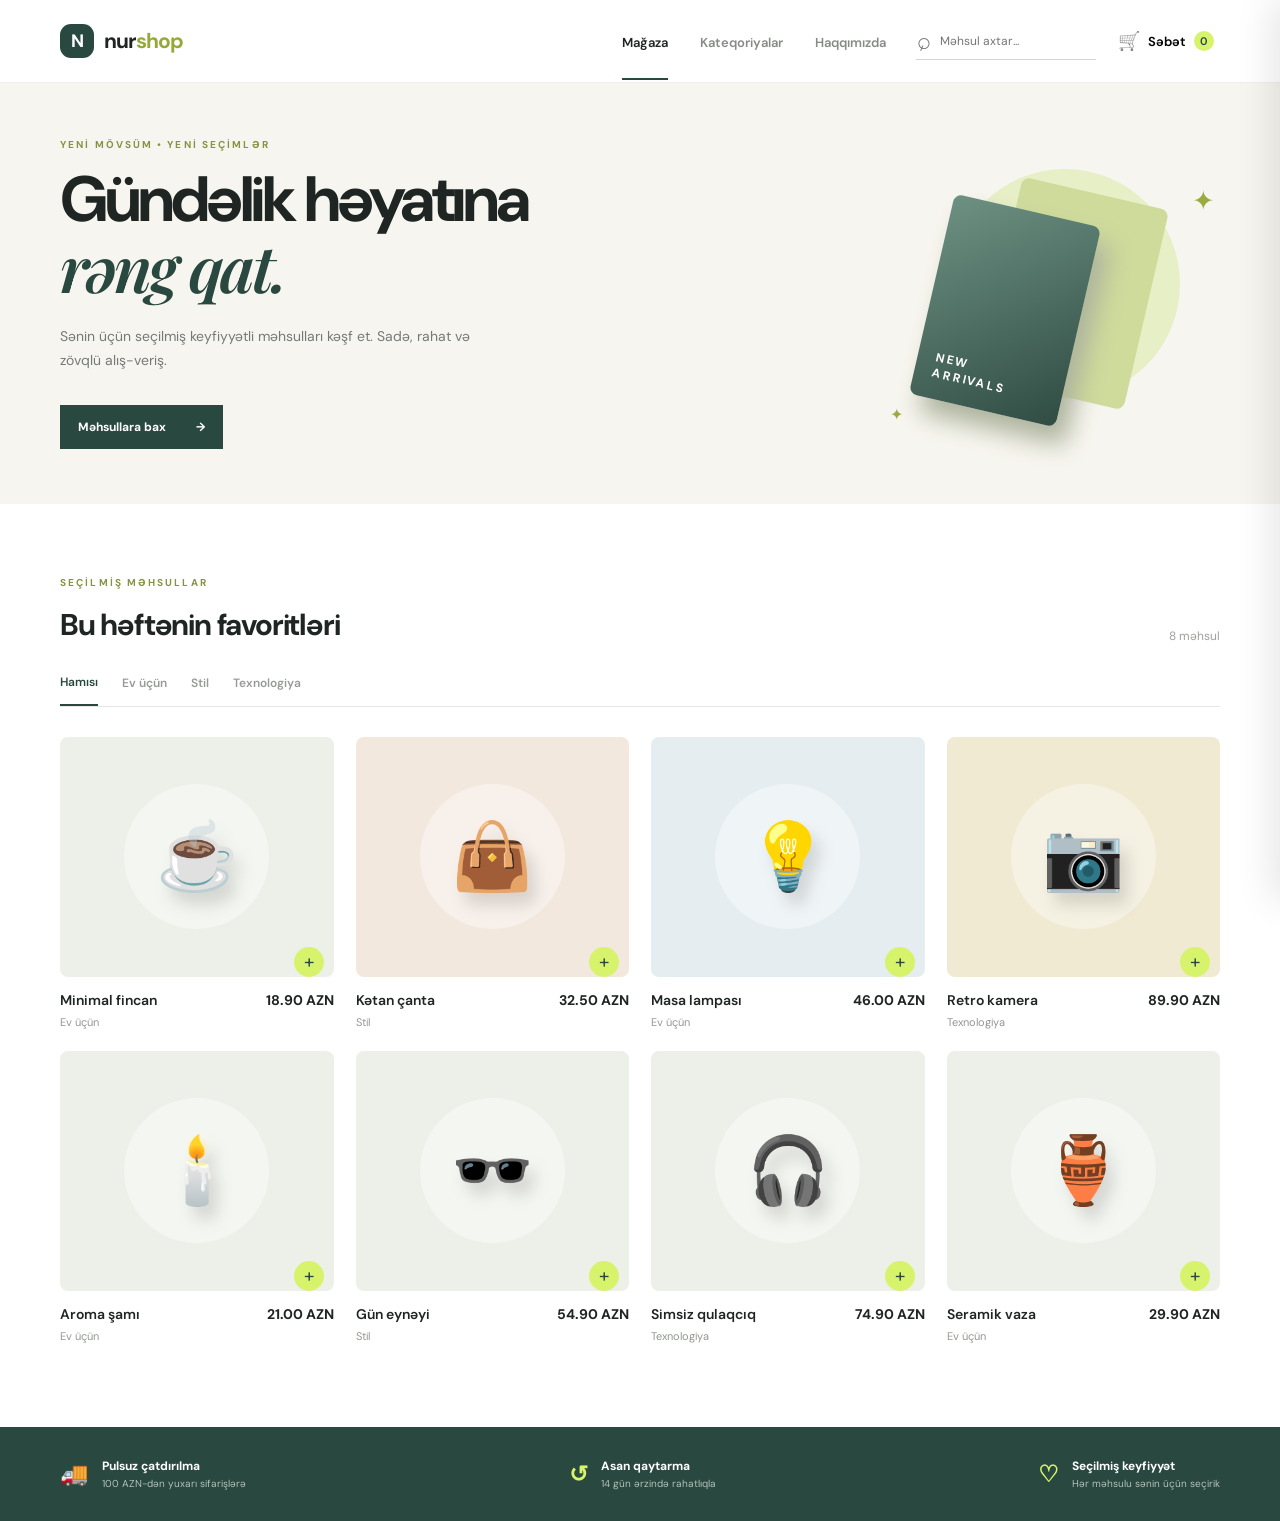
<file: Basket/index.html>
<!DOCTYPE html>
<html lang="az">

<head>
    <meta charset="UTF-8">
    <meta name="viewport" content="width=device-width, initial-scale=1.0">
    <meta name="description" content="Nova Shop - gündəlik ehtiyaclarınız üçün seçilmiş məhsullar">
    <title>Nova Shop | Onlayn mağaza</title>
    <link rel="stylesheet" href="./assets/css/style.css">
</head>

<body>
    <header class="site-header">
        <div class="container navbar">
            <a class="brand" href="#" aria-label="Nova Shop ana səhifə">
                <span class="brand-mark">N</span>
                <span>nur<span class="brand-accent">shop</span></span>
            </a>
            <nav class="main-nav" aria-label="Əsas menyu">
                <a class="active" href="#products">Mağaza</a>
                <a href="#categories">Kateqoriyalar</a>
                <a href="#about">Haqqımızda</a>
            </nav>
            <div class="nav-actions">
                <label class="search-box" aria-label="Məhsul axtar">
                    <span aria-hidden="true">⌕</span>
                    <input id="searchInput" type="search" placeholder="Məhsul axtar..." autocomplete="off">
                </label>
                <button class="cart-button" id="cartButton" type="button" aria-label="Səbəti aç">
                    <span class="cart-icon" aria-hidden="true">🛒</span>
                    <span class="cart-label">Səbət</span>
                    <span class="cart-count" id="cartCount">0</span>
                </button>
                <button class="menu-button" id="menuButton" type="button" aria-label="Menyunu aç">☰</button>
            </div>
        </div>
    </header>

    <main>
        <section class="hero">
            <div class="container hero-content">
                <div class="hero-copy">
                    <p class="eyebrow">YENİ MÖVSÜM • YENİ SEÇİMLƏR</p>
                    <h1>Gündəlik həyatına<br><em>rəng qat.</em></h1>
                    <p class="hero-text">Sənin üçün seçilmiş keyfiyyətli məhsulları kəşf et. Sadə, rahat və zövqlü
                        alış-veriş.</p>
                    <a class="primary-button" href="#products">Məhsullara bax <span>→</span></a>
                </div>
                <div class="hero-art" aria-hidden="true">
                    <div class="sun"></div>
                    <div class="art-card art-card-back"></div>
                    <div class="art-card art-card-front"><span>NEW<br>ARRIVALS</span></div>
                    <div class="sparkle sparkle-one">✦</div>
                    <div class="sparkle sparkle-two">✦</div>
                </div>
            </div>
        </section>

        <section class="shop-section container" id="products">
            <div class="section-heading">
                <div>
                    <p class="eyebrow">SEÇİLMİŞ MƏHSULLAR</p>
                    <h2>Bu həftənin favoritləri</h2>
                </div>
                <span class="product-total" id="productTotal">8 məhsul</span>
            </div>
            <div class="category-list" id="categories" role="group" aria-label="Məhsul kateqoriyaları">
                <button class="category active" data-category="all">Hamısı</button>
                <button class="category" data-category="home">Ev üçün</button>
                <button class="category" data-category="style">Stil</button>
                <button class="category" data-category="tech">Texnologiya</button>
            </div>
            <div class="product-grid" id="productGrid"></div>
            <p class="empty-state" id="emptyState" hidden>Axtarışınıza uyğun məhsul tapılmadı.</p>
        </section>

        <section class="about-strip" id="about">
            <div class="container benefits">
                <div><strong>🚚</strong><span><b>Pulsuz çatdırılma</b><small>100 AZN-dən yuxarı
                            sifarişlərə</small></span></div>
                <div><strong>↺</strong><span><b>Asan qaytarma</b><small>14 gün ərzində rahatlıqla</small></span></div>
                <div><strong>♡</strong><span><b>Seçilmiş keyfiyyət</b><small>Hər məhsulu sənin üçün
                            seçirik</small></span></div>
            </div>
        </section>
    </main>

    <div class="overlay" id="overlay" hidden></div>
    <aside class="cart-drawer" id="cartDrawer" aria-label="Səbət" aria-hidden="true">
        <div class="drawer-header">
            <div>
                <p class="eyebrow">SİFARİŞİN</p>
                <h2>Səbətim <span id="drawerCount">(0)</span></h2>
            </div>
            <button class="close-button" id="closeCart" type="button" aria-label="Səbəti bağla">×</button>
        </div>
        <div class="cart-items" id="cartItems"></div>
        <div class="cart-empty" id="cartEmpty"><span>🛍</span>
            <p>Səbətiniz hələ boşdur</p><small>Bəyəndiyiniz məhsulları səbətə əlavə edin.</small>
        </div>
        <div class="cart-footer">
            <div class="subtotal"><span>Cəmi</span><strong id="cartTotal">0.00 AZN</strong></div>
            <button class="checkout-button" type="button" id="checkoutButton">Sifarişi rəsmiləşdir
                <span>→</span></button>
        </div>
    </aside>

    <script src="./assets/js/script.js"></script>
</body>

</html>
</file>
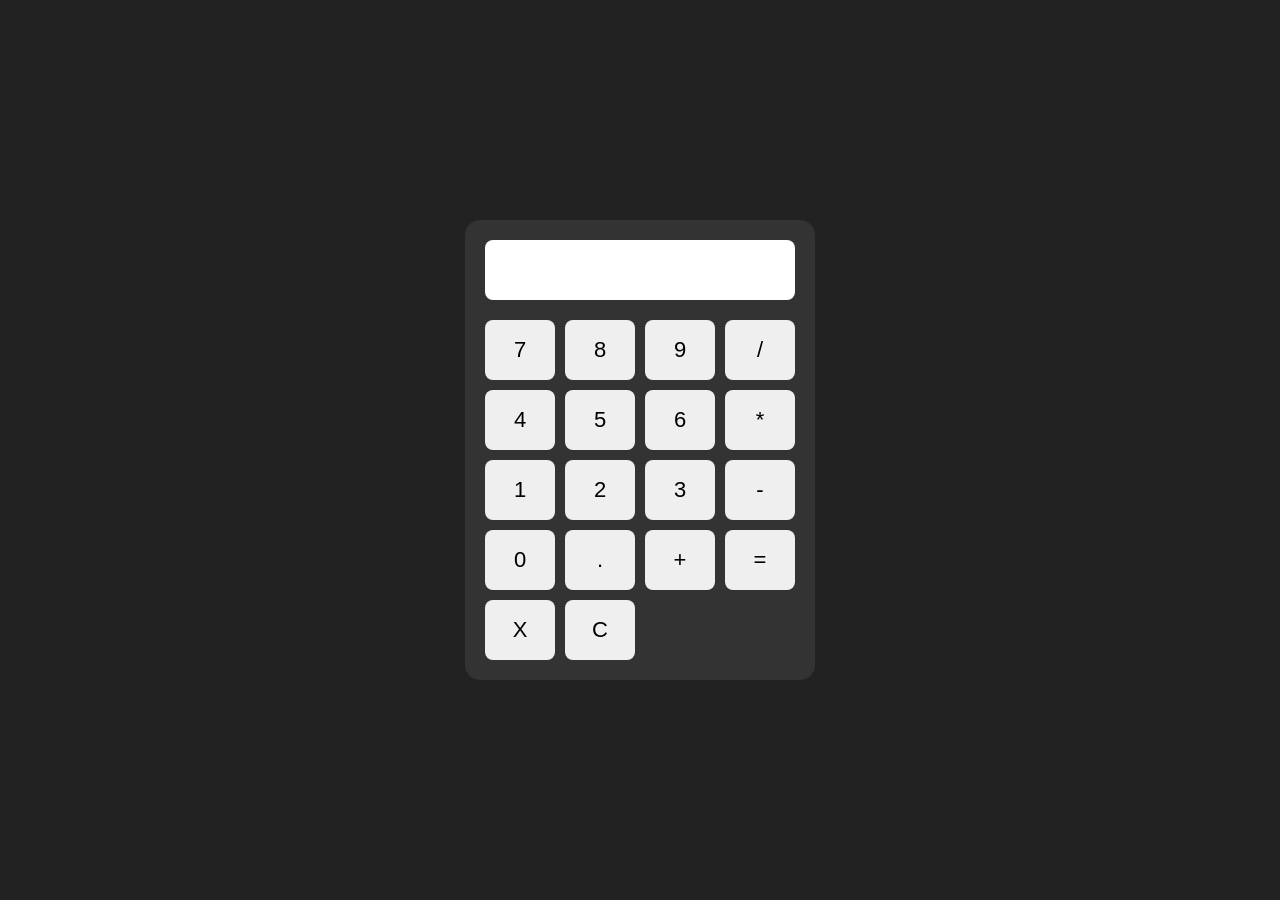
<file: Calculator/index.html>
<!DOCTYPE html>
<html lang="en">

<head>
    <meta charset="UTF-8">
    <meta name="viewport" content="width=device-width, initial-scale=1.0">
    <title>Calculator</title>
    <link rel="stylesheet" href="./assets/css/style.css">
</head>

<body>

    <div class="calculator">

        <input type="text" id="display" readonly>

        <div class="buttons">

            <button onclick="appendToDisplay('7')">7</button>
            <button onclick="appendToDisplay('8')">8</button>
            <button onclick="appendToDisplay('9')">9</button>
            <button onclick="appendToDisplay('/')">/</button>

            <button onclick="appendToDisplay('4')">4</button>
            <button onclick="appendToDisplay('5')">5</button>
            <button onclick="appendToDisplay('6')">6</button>
            <button onclick="appendToDisplay('*')">*</button>

            <button onclick="appendToDisplay('1')">1</button>
            <button onclick="appendToDisplay('2')">2</button>
            <button onclick="appendToDisplay('3')">3</button>
            <button onclick="appendToDisplay('-')">-</button>

            <button onclick="appendToDisplay('0')">0</button>
            <button onclick="appendToDisplay('.')">.</button>
            <button onclick="appendToDisplay('+')">+</button>
            <button onclick="calculate()">=</button>
            <button onclick="deleteLast()">X</button>
            <button onclick="clearDisplay()">C</button>

        </div>

    </div>


    <script src="./assets/js/script.js"></script>

</body>

</html>
</file>
<file: Basket/assets/css/style.css>
@import url('https://fonts.googleapis.com/css2?family=DM+Sans:wght@400;500;600;700&family=Playfair+Display:ital,wght@0,600;0,700;1,600;1,700&display=swap');

:root {
    --ink: #1f2523;
    --muted: #747b77;
    --cream: #f7f5ef;
    --green: #29483f;
    --lime: #d7f36b;
    --line: #e7e5de;
}

* {
    box-sizing: border-box;
}

html {
    scroll-behavior: smooth;
}

body {
    margin: 0;
    color: var(--ink);
    background: #fff;
    font-family: 'DM Sans', sans-serif;
}

button,
input {
    font: inherit;
}

button,
a {
    -webkit-tap-highlight-color: transparent;
}

a {
    color: inherit;
    text-decoration: none;
}

.container {
    width: min(1160px, calc(100% - 48px));
    margin: auto;
}

.site-header {
    background: #fff;
    border-bottom: 1px solid #f0efeb;
    position: sticky;
    top: 0;
    z-index: 10;
}

.navbar {
    height: 82px;
    display: flex;
    align-items: center;
    justify-content: space-between;
    gap: 30px;
}

.brand {
    display: flex;
    align-items: center;
    gap: 10px;
    font-size: 21px;
    font-weight: 700;
    letter-spacing: -.8px;
}

.brand-mark {
    display: grid;
    place-items: center;
    width: 34px;
    height: 34px;
    color: #fff;
    background: var(--green);
    border-radius: 11px;
    font-size: 18px;
}

.brand-accent {
    color: #93aa39;
}

.main-nav {
    display: flex;
    gap: 32px;
    margin-left: auto;
    color: #878b86;
    font-size: 13px;
    font-weight: 600;
}

.main-nav a {
    padding: 31px 0 27px;
    border-bottom: 2px solid transparent;
}

.main-nav a:hover,
.main-nav a.active {
    color: var(--ink);
    border-color: var(--green);
}

.nav-actions {
    display: flex;
    align-items: center;
    gap: 16px;
}

.search-box {
    width: 180px;
    display: flex;
    align-items: center;
    gap: 8px;
    padding: 9px 0;
    border-bottom: 1px solid #d4d7d1;
    color: #777;
}

.search-box span {
    font-size: 24px;
    line-height: 15px;
    transform: rotate(-20deg);
}

.search-box input {
    width: 100%;
    border: 0;
    outline: 0;
    background: transparent;
    font-size: 12px;
}

.cart-button,
.menu-button {
    border: 0;
    background: transparent;
    cursor: pointer;
}

.cart-button {
    display: flex;
    align-items: center;
    gap: 8px;
    position: relative;
    font-size: 13px;
    font-weight: 600;
}

.cart-icon {
    font-size: 18px;
    filter: grayscale(1);
}

.cart-count {
    display: grid;
    place-items: center;
    width: 20px;
    height: 20px;
    border-radius: 50%;
    color: var(--green);
    background: var(--lime);
    font-size: 11px;
}

.menu-button {
    display: none;
    font-size: 22px;
}

.hero {
    background: var(--cream);
    overflow: hidden;
}

.hero-content {
    min-height: 420px;
    display: flex;
    align-items: center;
    justify-content: space-between;
}

.hero-copy {
    padding: 55px 0;
    max-width: 560px;
}

.eyebrow {
    margin: 0 0 16px;
    color: #879341;
    font-size: 10px;
    font-weight: 700;
    letter-spacing: 2.1px;
}

h1,
h2,
p {
    margin-top: 0;
}

h1 {
    margin-bottom: 20px;
    font-size: clamp(42px, 5vw, 68px);
    line-height: 1.04;
    letter-spacing: -3px;
}

h1 em {
    color: var(--green);
    font-family: 'Playfair Display', serif;
    font-weight: 600;
}

.hero-text {
    max-width: 410px;
    color: var(--muted);
    font-size: 14px;
    line-height: 1.7;
}

.primary-button,
.checkout-button {
    display: inline-flex;
    align-items: center;
    justify-content: space-between;
    gap: 30px;
    border: 0;
    cursor: pointer;
    color: #fff;
    background: var(--green);
    font-size: 12px;
    font-weight: 700;
}

.primary-button {
    margin-top: 18px;
    padding: 14px 18px;
}

.primary-button:hover,
.checkout-button:hover {
    background: #18382f;
}

.hero-art {
    width: 390px;
    height: 300px;
    position: relative;
}

.sun {
    width: 230px;
    height: 230px;
    position: absolute;
    top: 26px;
    right: 40px;
    background: #e7efc7;
    border-radius: 50%;
}

.art-card {
    position: absolute;
    width: 150px;
    height: 205px;
    border-radius: 8px;
    transform: rotate(13deg);
}

.art-card-back {
    right: 72px;
    top: 48px;
    background: #cfdb9b;
}

.art-card-front {
    top: 65px;
    right: 140px;
    display: flex;
    align-items: flex-end;
    padding: 18px;
    color: #fff;
    background: linear-gradient(145deg, #6d9183, #304c43);
    box-shadow: 14px 16px 24px #aeb49e;
    font-size: 12px;
    font-weight: 700;
    letter-spacing: 2px;
}

.sparkle {
    position: absolute;
    color: #9bab42;
    font-size: 27px;
}

.sparkle-one {
    top: 40px;
    right: 5px;
}

.sparkle-two {
    bottom: 18px;
    left: 60px;
    font-size: 16px;
}

.shop-section {
    padding: 72px 0 84px;
}

.section-heading {
    display: flex;
    align-items: end;
    justify-content: space-between;
}

h2 {
    margin-bottom: 0;
    font-size: 30px;
    letter-spacing: -1.2px;
}

.product-total {
    color: #9da19b;
    font-size: 12px;
}

.category-list {
    display: flex;
    gap: 24px;
    margin: 30px 0;
    border-bottom: 1px solid var(--line);
}

.category {
    padding: 0 0 14px;
    border: 0;
    color: #969b96;
    background: transparent;
    cursor: pointer;
    font-size: 12px;
    font-weight: 600;
}

.category.active,
.category:hover {
    color: var(--green);
    border-bottom: 2px solid var(--green);
}

.product-grid {
    display: grid;
    grid-template-columns: repeat(4, 1fr);
    gap: 22px;
}

.product-card {
    min-width: 0;
    position: relative;
}

.product-image {
    height: 240px;
    display: grid;
    place-items: center;
    position: relative;
    overflow: hidden;
    border-radius: 8px;
    background: #edf0e9;
}

.product-image::after {
    content: '';
    width: 145px;
    height: 145px;
    position: absolute;
    border-radius: 50%;
    background: rgba(255, 255, 255, .35);
}

.product-image span {
    z-index: 1;
    font-size: 66px;
    filter: drop-shadow(8px 12px 8px rgba(0, 0, 0, .13));
}

.product-card:nth-child(2) .product-image {
    background: #f3e8de;
}

.product-card:nth-child(3) .product-image {
    background: #e6edf0;
}

.product-card:nth-child(4) .product-image {
    background: #f0ead3;
}

.product-info {
    padding-top: 14px;
    display: flex;
    justify-content: space-between;
    gap: 8px;
}

.product-info h3 {
    margin: 0 0 6px;
    font-size: 14px;
    font-weight: 600;
}

.product-info p {
    margin: 0;
    color: #929791;
    font-size: 11px;
}

.price {
    white-space: nowrap;
    font-size: 14px;
    font-weight: 700;
}

.add-button {
    width: 30px;
    height: 30px;
    display: grid;
    place-items: center;
    position: absolute;
    right: 10px;
    top: 210px;
    border: 0;
    border-radius: 50%;
    color: var(--green);
    background: var(--lime);
    cursor: pointer;
    font-size: 19px;
    line-height: 1;
}

.add-button:hover {
    transform: scale(1.1);
}

.empty-state {
    padding: 50px 0;
    color: var(--muted);
    text-align: center;
}

.about-strip {
    padding: 31px 0;
    background: var(--green);
    color: #fff;
}

.benefits {
    display: flex;
    justify-content: space-between;
    gap: 25px;
}

.benefits>div {
    display: flex;
    align-items: center;
    gap: 13px;
}

.benefits strong {
    color: var(--lime);
    font-size: 23px;
}

.benefits b,
.benefits small {
    display: block;
}

.benefits b {
    font-size: 12px;
}

.benefits small {
    margin-top: 3px;
    color: #b4c1ba;
    font-size: 10px;
}

.overlay {
    position: fixed;
    inset: 0;
    z-index: 19;
    background: rgba(20, 30, 26, .4);
}

.cart-drawer {
    width: min(410px, 100%);
    height: 100vh;
    display: flex;
    flex-direction: column;
    position: fixed;
    right: 0;
    top: 0;
    z-index: 20;
    padding: 30px;
    background: #fff;
    box-shadow: -8px 0 35px rgba(0, 0, 0, .1);
    transform: translateX(100%);
    transition: transform .3s ease;
}

.cart-drawer.open {
    transform: translateX(0);
}

.drawer-header {
    display: flex;
    justify-content: space-between;
    align-items: start;
}

.drawer-header h2 {
    font-size: 27px;
}

.drawer-header .eyebrow {
    margin-bottom: 8px;
}

.close-button {
    border: 0;
    background: transparent;
    cursor: pointer;
    font-size: 29px;
    line-height: 1;
    color: #727a75;
}

.cart-items {
    overflow-y: auto;
    flex: 1;
    padding-top: 28px;
}

.cart-item {
    display: flex;
    align-items: center;
    gap: 12px;
    padding: 14px 0;
    border-bottom: 1px solid var(--line);
}

.cart-item-image {
    width: 65px;
    height: 65px;
    display: grid;
    place-items: center;
    flex: none;
    border-radius: 7px;
    background: #edf0e9;
    font-size: 30px;
}

.cart-item-info {
    flex: 1;
}

.cart-item-info h3 {
    margin: 0 0 4px;
    font-size: 12px;
}

.cart-item-info p {
    margin: 0;
    font-size: 12px;
    color: #858c86;
}

.quantity {
    display: flex;
    align-items: center;
    gap: 9px;
    margin-top: 9px;
}

.quantity button {
    width: 20px;
    height: 20px;
    border: 1px solid #dfe3dd;
    border-radius: 50%;
    background: #fff;
    cursor: pointer;
    font-size: 13px;
    line-height: 1;
}

.quantity span {
    font-size: 11px;
}

.remove-item {
    align-self: start;
    border: 0;
    background: transparent;
    color: #a2a6a2;
    cursor: pointer;
    font-size: 17px;
}

.cart-empty {
    flex: 1;
    display: flex;
    flex-direction: column;
    justify-content: center;
    align-items: center;
    color: #89908b;
    text-align: center;
}

.cart-empty span {
    font-size: 40px;
}

.cart-empty p {
    margin: 12px 0 5px;
    color: var(--ink);
    font-weight: 600;
}

.cart-empty small {
    font-size: 11px;
}

.cart-footer {
    padding-top: 22px;
    border-top: 1px solid var(--line);
}

.subtotal {
    display: flex;
    justify-content: space-between;
    margin-bottom: 18px;
    font-size: 13px;
}

.subtotal strong {
    font-size: 17px;
}

.checkout-button {
    width: 100%;
    padding: 16px 18px;
}

.checkout-button:disabled {
    cursor: not-allowed;
    opacity: .5;
}

@media (max-width:800px) {
    .main-nav {
        display: none;
        position: absolute;
        top: 70px;
        left: 0;
        right: 0;
        padding: 18px 24px;
        background: #fff;
        border-bottom: 1px solid var(--line);
    }

    .main-nav.mobile-open {
        display: flex;
        flex-direction: column;
        gap: 16px;
    }

    .main-nav.mobile-open a {
        padding: 0;
        border: 0;
    }

    .menu-button {
        display: block;
    }

    .navbar {
        height: 70px;
    }

    .search-box {
        width: 130px;
    }

    .hero-content {
        min-height: 460px;
    }

    .hero-art {
        position: absolute;
        right: -100px;
        opacity: .55;
    }

    .hero-copy {
        position: relative;
        z-index: 1;
    }

    .product-grid {
        grid-template-columns: repeat(2, 1fr);
    }

    .benefits {
        flex-wrap: wrap;
    }

    .benefits>div {
        width: calc(50% - 15px);
    }
}

@media (max-width:500px) {
    .container {
        width: calc(100% - 32px);
    }

    .cart-label {
        display: none;
    }

    .search-box {
        width: 105px;
    }

    .hero-art {
        right: -170px;
    }

    .hero-copy {
        padding: 45px 0;
    }

    .shop-section {
        padding: 52px 0;
    }

    .product-grid {
        gap: 25px 12px;
    }

    .product-image {
        height: 180px;
    }

    .add-button {
        top: 150px;
    }

    .benefits>div {
        width: 100%;
    }

    .benefits {
        gap: 20px;
    }

    .cart-drawer {
        padding: 24px 20px;
    }
}
</file>
<file: Calculator/assets/css/style.css>
* {
    box-sizing: border-box;
}

body {
    margin: 0;
    height: 100vh;
    display: flex;
    justify-content: center;
    align-items: center;
    background-color: #222;
    font-family: Arial, sans-serif;
}


.calculator {
    width: 350px;
    background-color: #333;
    padding: 20px;
    border-radius: 15px;
}


#display {
    width: 100%;
    height: 60px;
    margin-bottom: 20px;
    font-size: 30px;
    text-align: right;
    padding: 10px;
    border-radius: 8px;
    border: none;
}


.buttons {
    display: grid;
    grid-template-columns: repeat(4, 1fr);
    gap: 10px;
}


button {
    height: 60px;
    font-size: 22px;
    border: none;
    border-radius: 8px;
    cursor: pointer;
}


button:hover {
    background-color: #ccc;
}
</file>
